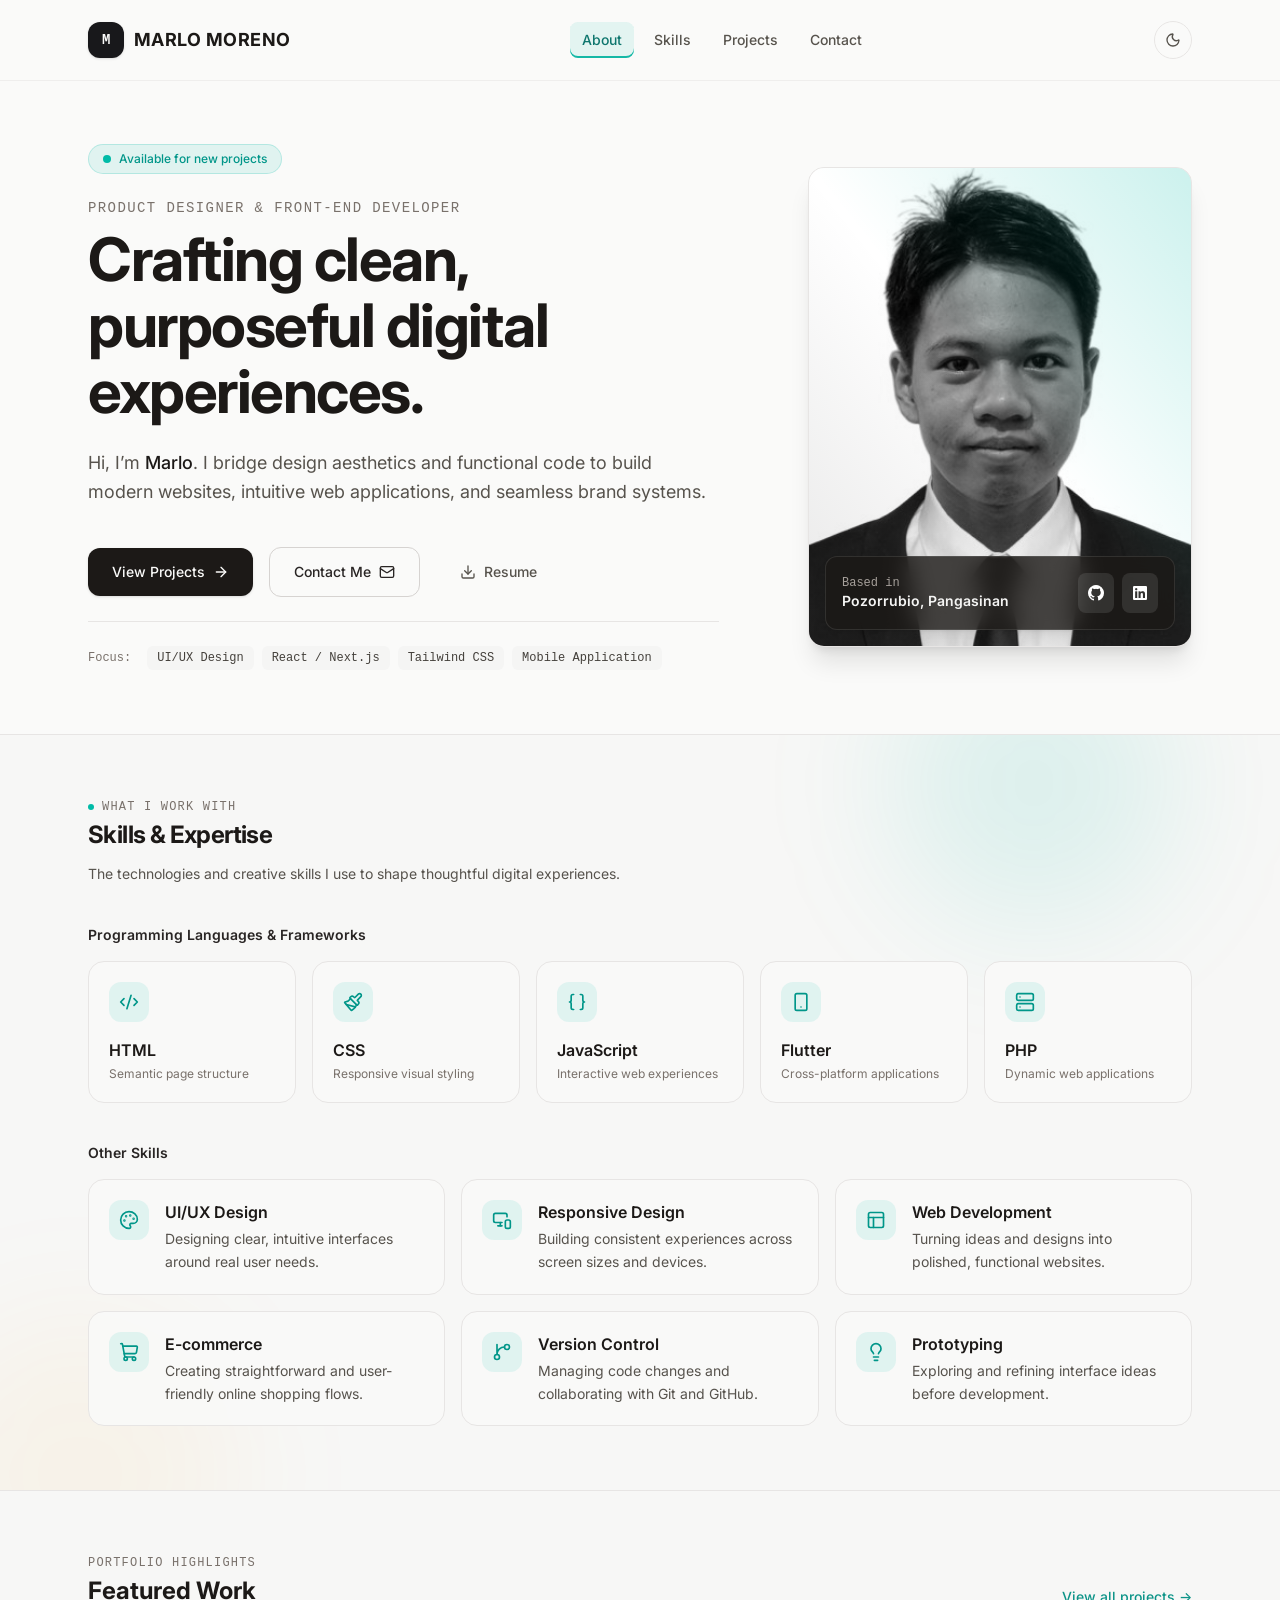
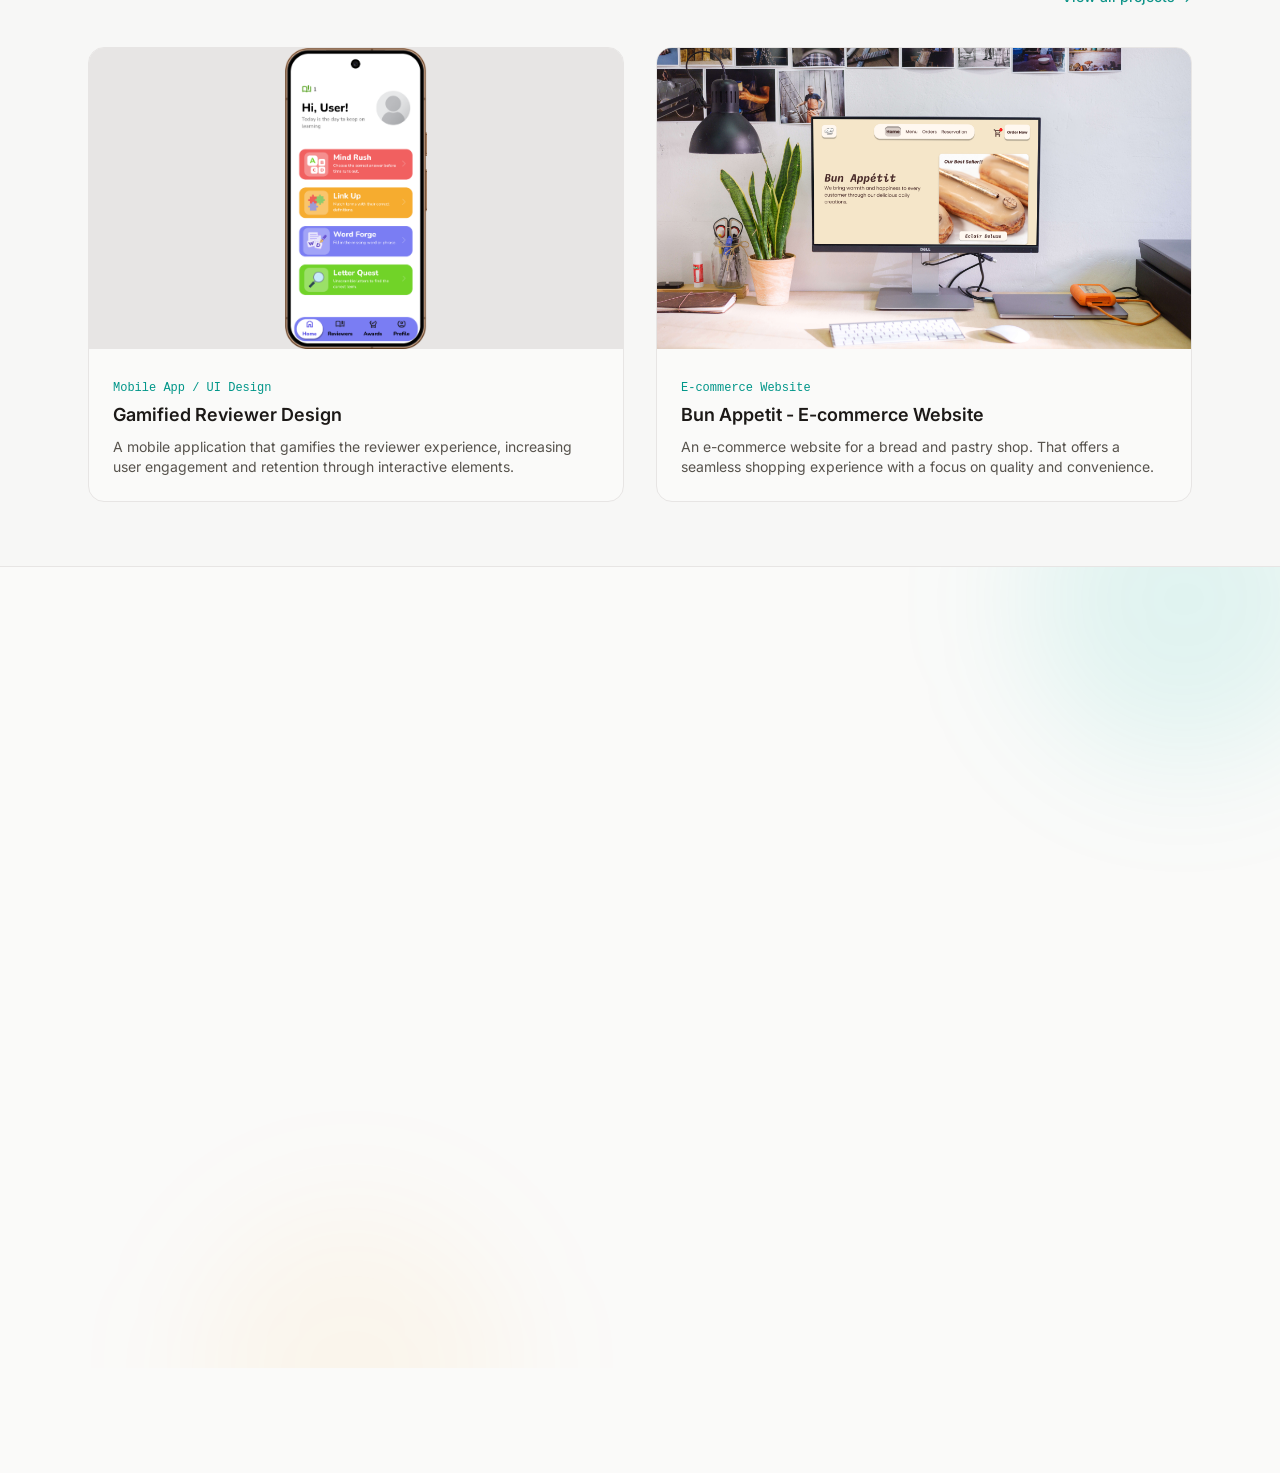
<file: index.html>
<!DOCTYPE html>
<html lang="en">

<head>
    <script>
        if (localStorage.getItem('theme') === 'dark' || (!('theme' in localStorage) && window.matchMedia('(prefers-color-scheme: dark)').matches)) {
            document.documentElement.classList.add('dark');
        } else {
            document.documentElement.classList.remove('dark');
        }
    </script>
    <meta charset="utf-8">
    <meta name="viewport" content="width=device-width, initial-scale=1">
    <title>Marlo Moreno — Portfolio</title>

    <!-- Google Fonts -->
    <link rel="preconnect" href="https://fonts.googleapis.com">
    <link rel="preconnect" href="https://fonts.gstatic.com" crossorigin>
    <link href="https://fonts.googleapis.com/css2?family=Inter:wght@300;400;500;600;700&display=swap" rel="stylesheet">

    <!-- Vite Assets -->
    <link rel="stylesheet" href="assets/tailwind.css">
    <link rel="stylesheet" href="assets/icons.css">
    <style>
        header nav a[href^="#"] {
            border-radius: 0.5rem;
            transition: color 150ms ease, background-color 150ms ease, box-shadow 150ms ease;
        }

        header nav a[href^="#"]:focus-visible,
        #mobileMenu a[href^="#"]:focus-visible {
            outline: 2px solid #14b8a6;
            outline-offset: 3px;
        }

        header nav a[href^="#"][aria-current="location"] {
            background-color: rgb(20 184 166 / 0.1);
            box-shadow: inset 0 -2px 0 #14b8a6;
            color: #0f766e;
            padding: 0.5rem 0.75rem;
            margin-inline: -0.75rem;
        }

        .dark header nav a[href^="#"][aria-current="location"] {
            color: #5eead4;
        }

        #mobileMenu a[href^="#"][aria-current="location"] {
            border-left: 2px solid #14b8a6;
            color: #0f766e;
            padding-left: 0.625rem;
        }

        .dark #mobileMenu a[href^="#"][aria-current="location"] {
            color: #5eead4;
        }
    </style>
    <script src="assets/app.js" defer></script>
</head>

<body
    class="bg-stone-50 dark:bg-zinc-950 text-stone-900 dark:text-zinc-100 font-sans antialiased min-h-screen transition-colors duration-200">

    <!-- HEADER / NAVIGATION -->
    <header
        class="fixed top-0 left-0 w-full z-50 glass-header border-b border-stone-200/60 dark:border-zinc-800/60 bg-stone-50/80 dark:bg-zinc-950/80 transition-colors duration-300">

        <div class="max-w-6xl mx-auto px-6 h-20 flex items-center justify-between">
            <!-- Brand Logo / Name -->
            <a href="#" class="group flex items-center gap-2.5 text-lg font-bold tracking-tight">
                <span
                    class="w-9 h-9 rounded-xl bg-zinc-900 text-stone-50 dark:bg-stone-100 dark:text-zinc-900 flex items-center justify-center font-mono text-sm font-semibold group-hover:scale-105 transition-transform duration-300 shadow-sm">
                    M
                </span>
                <span class="tracking-wide">MARLO MORENO</span>
            </a>

            <!-- Desktop Nav Links -->
            <nav class="hidden md:flex items-center gap-8 text-sm font-medium text-stone-600 dark:text-zinc-400">
                <a href="#about" class="hover:text-stone-900 dark:hover:text-stone-100 transition-colors">About</a>
                <a href="#skills" class="hover:text-stone-900 dark:hover:text-stone-100 transition-colors">Skills</a>
                <a href="#projects"
                    class="hover:text-stone-900 dark:hover:text-stone-100 transition-colors">Projects</a>
                <a href="#contact" class="hover:text-stone-900 dark:hover:text-stone-100 transition-colors">Contact</a>
            </nav>

            <!-- Actions (Theme Toggle & Mobile Menu) -->
            <div class="flex items-center gap-4">
                <!-- Dark / Light Theme Toggle -->
                <button id="themeToggleBtn" aria-label="Toggle Theme"
                    class="p-2.5 rounded-full border border-stone-200 dark:border-zinc-800 text-stone-600 dark:text-zinc-400 hover:text-stone-900 dark:hover:text-stone-100 hover:bg-stone-100 dark:hover:bg-zinc-900 transition-all duration-200">
                    <i data-lucide="sun" class="w-4 h-4 hidden dark:block"></i>
                    <i data-lucide="moon" class="w-4 h-4 block dark:hidden"></i>
                </button>

                <!-- Mobile Navigation Toggle -->
                <button id="mobileMenuBtn" aria-label="Toggle Navigation Menu"
                    class="md:hidden p-2.5 rounded-xl border border-stone-200 dark:border-zinc-800 text-stone-600 dark:text-zinc-400 hover:text-stone-900 dark:hover:text-stone-100">
                    <i data-lucide="menu" class="w-5 h-5"></i>
                </button>
            </div>
        </div>

        <!-- Mobile Menu Drawer -->
        <div id="mobileMenu"
            class="hidden md:hidden border-b border-stone-200 dark:border-zinc-800 bg-stone-50 dark:bg-zinc-950 px-6 py-4 space-y-3">
            <a href="#about"
                class="block text-sm font-medium text-stone-600 dark:text-zinc-400 hover:text-stone-900 dark:hover:text-stone-100 py-1">About</a>
            <a href="#skills"
                class="block text-sm font-medium text-stone-600 dark:text-zinc-400 hover:text-stone-900 dark:hover:text-stone-100 py-1">Skills</a>
            <a href="#projects"
                class="block text-sm font-medium text-stone-600 dark:text-zinc-400 hover:text-stone-900 dark:hover:text-stone-100 py-1">Projects</a>
            <a href="#contact"
                class="block text-sm font-medium text-stone-600 dark:text-zinc-400 hover:text-stone-900 dark:hover:text-stone-100 py-1">Contact</a>
        </div>
    </header>

    <!-- MAIN HERO SECTION -->
    <main id="about" class="flex-grow scroll-mt-20 pt-28 lg:pt-36 pb-16 flex items-center">
        <div class="max-w-6xl mx-auto px-6 w-full">
            <div class="grid grid-cols-1 lg:grid-cols-12 gap-12 lg:gap-8 items-center">

                <!-- Left Column: Content -->
                <div class="lg:col-span-7 flex flex-col items-start space-y-6">

                    <!-- Availability Badge -->
                    <div
                        class="inline-flex items-center gap-2 px-3.5 py-1.5 rounded-full border border-teal-500/20 bg-teal-500/10 text-teal-600 dark:text-teal-400 text-xs font-medium">
                        <span class="w-2 h-2 rounded-full bg-teal-500 animate-pulse"></span>
                        Available for new projects
                    </div>

                    <!-- Professional Title & Greeting -->
                    <div>
                        <h2 class="text-sm uppercase tracking-widest font-mono text-stone-500 dark:text-zinc-400 mb-2">
                            Product Designer & Front-End Developer
                        </h2>
                        <h1
                            class="text-4xl sm:text-5xl lg:text-6xl font-bold tracking-tight text-stone-900 dark:text-white leading-[1.1]">
                            Crafting clean, purposeful digital experiences.
                        </h1>
                    </div>

                    <!-- Short Introduction / Tagline -->
                    <p
                        class="text-base sm:text-lg text-stone-600 dark:text-zinc-400 leading-relaxed max-w-2xl font-normal">
                        Hi, I’m <span class="text-stone-900 dark:text-zinc-100 font-medium">Marlo</span>. I bridge
                        design aesthetics and functional code to build modern websites, intuitive web applications, and
                        seamless brand systems.
                    </p>

                    <!-- Call-to-action Buttons -->
                    <div class="pt-4 flex flex-wrap items-center gap-4 w-full sm:w-auto">
                        <!-- Primary CTA: View Projects -->
                        <a href="#projects"
                            class="w-full sm:w-auto inline-flex items-center justify-center gap-2 px-6 py-3.5 rounded-xl bg-stone-900 dark:bg-stone-100 text-stone-50 dark:text-zinc-900 font-medium text-sm hover:bg-stone-800 dark:hover:bg-white transition-all shadow-sm hover:shadow-md hover:-translate-y-0.5">
                            <span>View Projects</span>
                            <i data-lucide="arrow-right" class="w-4 h-4"></i>
                        </a>

                        <!-- Secondary CTA: Contact Me -->
                        <a href="#contact"
                            class="w-full sm:w-auto inline-flex items-center justify-center gap-2 px-6 py-3.5 rounded-xl border border-stone-300 dark:border-zinc-800 bg-transparent text-stone-800 dark:text-zinc-200 font-medium text-sm hover:bg-stone-100 dark:hover:bg-zinc-900 transition-all hover:-translate-y-0.5">
                            <span>Contact Me</span>
                            <i data-lucide="mail" class="w-4 h-4"></i>
                        </a>

                        <!-- Tertiary CTA: Download Resume -->
                        <a href="assets/resume/Marlo-Moreno-Resume.pdf" download id="downloadResumeBtn"
                            class="w-full sm:w-auto inline-flex items-center justify-center gap-2 px-6 py-3.5 rounded-xl text-stone-600 dark:text-zinc-400 hover:text-stone-900 dark:hover:text-stone-100 font-medium text-sm transition-colors group">
                            <i data-lucide="download"
                                class="w-4 h-4 group-hover:translate-y-0.5 transition-transform"></i>
                            <span>Resume</span>
                        </a>
                    </div>

                    <!-- Tech Stack / Skills Pills -->
                    <div
                        class="pt-6 border-t border-stone-200 dark:border-zinc-800 w-full flex flex-wrap items-center gap-2 text-xs text-stone-500 dark:text-zinc-500 font-mono">
                        <span class="mr-2">Focus:</span>
                        <span
                            class="px-2.5 py-1 rounded-md bg-stone-100 dark:bg-zinc-900 text-stone-700 dark:text-zinc-300">UI/UX
                            Design</span>
                        <span
                            class="px-2.5 py-1 rounded-md bg-stone-100 dark:bg-zinc-900 text-stone-700 dark:text-zinc-300">React
                            / Next.js</span>
                        <span
                            class="px-2.5 py-1 rounded-md bg-stone-100 dark:bg-zinc-900 text-stone-700 dark:text-zinc-300">Tailwind
                            CSS</span>
                        <span
                            class="px-2.5 py-1 rounded-md bg-stone-100 dark:bg-zinc-900 text-stone-700 dark:text-zinc-300">Mobile
                            Application</span>
                    </div>

                </div>

                <!-- Right Column: Profile Photo / Branding Image -->
                <div class="lg:col-span-5 flex justify-center lg:justify-end">
                    <div
                        class="relative w-full max-w-sm aspect-[4/5] rounded-2xl overflow-hidden bg-stone-200 dark:bg-zinc-900 border border-stone-200 dark:border-zinc-800 shadow-xl group">

                        <!-- Background Decorative Accent -->
                        <div
                            class="absolute inset-0 bg-gradient-to-tr from-stone-900/10 via-transparent to-teal-500/20 dark:from-zinc-950/40 dark:to-teal-500/10 z-10 pointer-events-none">
                        </div>

                        <!-- Profile Image Placeholder -->
                        <img src="assets/images/profile-image.jpg" alt="Marlo Moreno - Profile"
                            class="w-full h-full object-cover object-center grayscale hover:grayscale-0 transition-all duration-700 ease-out group-hover:scale-105"
                            onerror="this.onerror=null; this.src='https://placehold.co/600x750/1c1917/fafaf9?text=Marlo+Moreno';" />

                        <!-- Floating Minimalist Card -->
                        <div
                            class="absolute bottom-4 left-4 right-4 z-20 p-4 rounded-xl glass-header bg-stone-900/80 dark:bg-zinc-950/80 text-white border border-white/10 shadow-lg backdrop-blur-md flex items-center justify-between">
                            <div>
                                <p class="text-xs text-stone-400 font-mono">Based in</p>
                                <p class="text-sm font-semibold text-stone-100">Pozorrubio, Pangasinan</p>
                            </div>
                            <div class="flex gap-2">
                                <a href="https://github.com/marlovmoreno9139147-del" aria-label="GitHub Profile"
                                    class="p-2 rounded-lg bg-white/10 hover:bg-white/20 text-white transition-colors">
                                    <i class="fa-brands fa-github w-4 h-4" aria-hidden="true"></i>
                                </a>
                                <a href="https://linkedin.com/in/marlo-moreno-374591391" aria-label="LinkedIn Profile"
                                    class="p-2 rounded-lg bg-white/10 hover:bg-white/20 text-white transition-colors">
                                    <i class="fa-brands fa-linkedin w-4 h-4" aria-hidden="true"></i>
                                </a>
                            </div>
                        </div>

                    </div>
                </div>

            </div>
        </div>
    </main>

    <!-- SKILLS -->
    <section id="skills"
        class="relative isolate overflow-hidden py-16 border-t border-stone-200 dark:border-zinc-900 bg-stone-100/50 dark:bg-zinc-900/30 scroll-mt-20">
        <div aria-hidden="true"
            class="pointer-events-none absolute -top-24 right-[8%] h-72 w-72 rounded-full bg-teal-500/10 blur-3xl">
        </div>
        <div aria-hidden="true"
            class="pointer-events-none absolute -bottom-36 -left-20 h-80 w-80 rounded-full bg-amber-500/5 blur-3xl">
        </div>
        <div class="relative z-10 max-w-6xl mx-auto px-6">
            <div class="mb-10 max-w-2xl">
                <h2
                    class="flex items-center gap-2 text-xs uppercase font-mono tracking-widest text-stone-500 dark:text-zinc-400 mb-1">
                    <span class="h-1.5 w-1.5 rounded-full bg-teal-500"></span>
                    What I Work With
                </h2>
                <h3 class="text-2xl font-bold tracking-tight text-stone-900 dark:text-stone-100">Skills &amp; Expertise
                </h3>
                <p class="mt-3 text-sm leading-relaxed text-stone-600 dark:text-zinc-400">The technologies and creative
                    skills I use to shape thoughtful digital experiences.</p>
            </div>

            <div class="mb-10">
                <h4 class="mb-4 text-sm font-semibold text-stone-800 dark:text-zinc-200">Programming Languages &amp;
                    Frameworks</h4>
                <div class="grid grid-cols-2 sm:grid-cols-3 lg:grid-cols-5 gap-4">
                    <div
                        class="group relative isolate overflow-hidden rounded-2xl border border-stone-200 dark:border-zinc-800 bg-stone-50/90 dark:bg-zinc-950/90 p-5 transition-all duration-300 hover:-translate-y-1 hover:border-teal-500/50 hover:shadow-xl hover:shadow-teal-950/5 dark:hover:shadow-black/20 motion-reduce:transition-none motion-reduce:hover:transform-none">
                        <span aria-hidden="true"
                            class="pointer-events-none absolute inset-0 bg-gradient-to-br from-teal-500/10 via-transparent to-transparent opacity-0 transition-opacity duration-300 group-hover:opacity-100 motion-reduce:transition-none"></span>
                        <div class="relative">
                            <span
                                class="mb-4 flex h-10 w-10 items-center justify-center rounded-xl bg-teal-500/10 text-teal-600 transition-transform duration-300 group-hover:scale-110 group-hover:-rotate-3 dark:text-teal-400 motion-reduce:transition-none">
                                <i data-lucide="code-xml" class="w-5 h-5"></i>
                            </span>
                            <h5 class="font-semibold text-stone-900 dark:text-stone-100">HTML</h5>
                            <p class="mt-1 text-xs text-stone-500 dark:text-zinc-500">Semantic page structure</p>
                        </div>
                    </div>
                    <div
                        class="group relative isolate overflow-hidden rounded-2xl border border-stone-200 dark:border-zinc-800 bg-stone-50/90 dark:bg-zinc-950/90 p-5 transition-all duration-300 hover:-translate-y-1 hover:border-teal-500/50 hover:shadow-xl hover:shadow-teal-950/5 dark:hover:shadow-black/20 motion-reduce:transition-none motion-reduce:hover:transform-none">
                        <span aria-hidden="true"
                            class="pointer-events-none absolute inset-0 bg-gradient-to-br from-teal-500/10 via-transparent to-transparent opacity-0 transition-opacity duration-300 group-hover:opacity-100 motion-reduce:transition-none"></span>
                        <div class="relative">
                            <span
                                class="mb-4 flex h-10 w-10 items-center justify-center rounded-xl bg-teal-500/10 text-teal-600 transition-transform duration-300 group-hover:scale-110 group-hover:-rotate-3 dark:text-teal-400 motion-reduce:transition-none">
                                <i data-lucide="paintbrush" class="w-5 h-5"></i>
                            </span>
                            <h5 class="font-semibold text-stone-900 dark:text-stone-100">CSS</h5>
                            <p class="mt-1 text-xs text-stone-500 dark:text-zinc-500">Responsive visual styling</p>
                        </div>
                    </div>
                    <div
                        class="group relative isolate overflow-hidden rounded-2xl border border-stone-200 dark:border-zinc-800 bg-stone-50/90 dark:bg-zinc-950/90 p-5 transition-all duration-300 hover:-translate-y-1 hover:border-teal-500/50 hover:shadow-xl hover:shadow-teal-950/5 dark:hover:shadow-black/20 motion-reduce:transition-none motion-reduce:hover:transform-none">
                        <span aria-hidden="true"
                            class="pointer-events-none absolute inset-0 bg-gradient-to-br from-teal-500/10 via-transparent to-transparent opacity-0 transition-opacity duration-300 group-hover:opacity-100 motion-reduce:transition-none"></span>
                        <div class="relative">
                            <span
                                class="mb-4 flex h-10 w-10 items-center justify-center rounded-xl bg-teal-500/10 text-teal-600 transition-transform duration-300 group-hover:scale-110 group-hover:-rotate-3 dark:text-teal-400 motion-reduce:transition-none">
                                <i data-lucide="braces" class="w-5 h-5"></i>
                            </span>
                            <h5 class="font-semibold text-stone-900 dark:text-stone-100">JavaScript</h5>
                            <p class="mt-1 text-xs text-stone-500 dark:text-zinc-500">Interactive web experiences</p>
                        </div>
                    </div>
                    <div
                        class="group relative isolate overflow-hidden rounded-2xl border border-stone-200 dark:border-zinc-800 bg-stone-50/90 dark:bg-zinc-950/90 p-5 transition-all duration-300 hover:-translate-y-1 hover:border-teal-500/50 hover:shadow-xl hover:shadow-teal-950/5 dark:hover:shadow-black/20 motion-reduce:transition-none motion-reduce:hover:transform-none">
                        <span aria-hidden="true"
                            class="pointer-events-none absolute inset-0 bg-gradient-to-br from-teal-500/10 via-transparent to-transparent opacity-0 transition-opacity duration-300 group-hover:opacity-100 motion-reduce:transition-none"></span>
                        <div class="relative">
                            <span
                                class="mb-4 flex h-10 w-10 items-center justify-center rounded-xl bg-teal-500/10 text-teal-600 transition-transform duration-300 group-hover:scale-110 group-hover:-rotate-3 dark:text-teal-400 motion-reduce:transition-none">
                                <i data-lucide="smartphone" class="w-5 h-5"></i>
                            </span>
                            <h5 class="font-semibold text-stone-900 dark:text-stone-100">Flutter</h5>
                            <p class="mt-1 text-xs text-stone-500 dark:text-zinc-500">Cross-platform applications</p>
                        </div>
                    </div>
                    <div
                        class="group relative isolate overflow-hidden rounded-2xl border border-stone-200 dark:border-zinc-800 bg-stone-50/90 dark:bg-zinc-950/90 p-5 transition-all duration-300 hover:-translate-y-1 hover:border-teal-500/50 hover:shadow-xl hover:shadow-teal-950/5 dark:hover:shadow-black/20 motion-reduce:transition-none motion-reduce:hover:transform-none">
                        <span aria-hidden="true"
                            class="pointer-events-none absolute inset-0 bg-gradient-to-br from-teal-500/10 via-transparent to-transparent opacity-0 transition-opacity duration-300 group-hover:opacity-100 motion-reduce:transition-none"></span>
                        <div class="relative">
                            <span
                                class="mb-4 flex h-10 w-10 items-center justify-center rounded-xl bg-teal-500/10 text-teal-600 transition-transform duration-300 group-hover:scale-110 group-hover:-rotate-3 dark:text-teal-400 motion-reduce:transition-none">
                                <i data-lucide="server" class="w-5 h-5"></i>
                            </span>
                            <h5 class="font-semibold text-stone-900 dark:text-stone-100">PHP</h5>
                            <p class="mt-1 text-xs text-stone-500 dark:text-zinc-500">Dynamic web applications</p>
                        </div>
                    </div>
                </div>
            </div>

            <div>
                <h4 class="mb-4 text-sm font-semibold text-stone-800 dark:text-zinc-200">Other Skills</h4>
                <div class="grid grid-cols-1 sm:grid-cols-2 lg:grid-cols-3 gap-4">
                    <div
                        class="group relative isolate flex gap-4 overflow-hidden rounded-2xl border border-stone-200 dark:border-zinc-800 bg-stone-50/90 dark:bg-zinc-950/90 p-5 transition-all duration-300 hover:-translate-y-1 hover:border-teal-500/50 hover:shadow-lg hover:shadow-teal-950/5 dark:hover:shadow-black/20 motion-reduce:transition-none motion-reduce:hover:transform-none">
                        <span aria-hidden="true"
                            class="pointer-events-none absolute inset-0 bg-gradient-to-br from-teal-500/10 via-transparent to-transparent opacity-0 transition-opacity duration-300 group-hover:opacity-100 motion-reduce:transition-none"></span>
                        <span
                            class="relative flex w-10 h-10 shrink-0 items-center justify-center rounded-xl bg-teal-500/10 transition-transform duration-300 group-hover:scale-110 group-hover:-rotate-3 motion-reduce:transition-none">
                            <i data-lucide="palette" class="w-5 h-5 text-teal-600 dark:text-teal-400"></i>
                        </span>
                        <div class="relative">
                            <h5 class="font-semibold text-stone-900 dark:text-stone-100">UI/UX Design</h5>
                            <p class="mt-1 text-sm leading-relaxed text-stone-600 dark:text-zinc-400">Designing clear,
                                intuitive interfaces around real user needs.</p>
                        </div>
                    </div>
                    <div
                        class="group relative isolate flex gap-4 overflow-hidden rounded-2xl border border-stone-200 dark:border-zinc-800 bg-stone-50/90 dark:bg-zinc-950/90 p-5 transition-all duration-300 hover:-translate-y-1 hover:border-teal-500/50 hover:shadow-lg hover:shadow-teal-950/5 dark:hover:shadow-black/20 motion-reduce:transition-none motion-reduce:hover:transform-none">
                        <span aria-hidden="true"
                            class="pointer-events-none absolute inset-0 bg-gradient-to-br from-teal-500/10 via-transparent to-transparent opacity-0 transition-opacity duration-300 group-hover:opacity-100 motion-reduce:transition-none"></span>
                        <span
                            class="relative flex w-10 h-10 shrink-0 items-center justify-center rounded-xl bg-teal-500/10 transition-transform duration-300 group-hover:scale-110 group-hover:-rotate-3 motion-reduce:transition-none">
                            <i data-lucide="monitor-smartphone" class="w-5 h-5 text-teal-600 dark:text-teal-400"></i>
                        </span>
                        <div class="relative">
                            <h5 class="font-semibold text-stone-900 dark:text-stone-100">Responsive Design</h5>
                            <p class="mt-1 text-sm leading-relaxed text-stone-600 dark:text-zinc-400">Building
                                consistent experiences across screen sizes and devices.</p>
                        </div>
                    </div>
                    <div
                        class="group relative isolate flex gap-4 overflow-hidden rounded-2xl border border-stone-200 dark:border-zinc-800 bg-stone-50/90 dark:bg-zinc-950/90 p-5 transition-all duration-300 hover:-translate-y-1 hover:border-teal-500/50 hover:shadow-lg hover:shadow-teal-950/5 dark:hover:shadow-black/20 motion-reduce:transition-none motion-reduce:hover:transform-none">
                        <span aria-hidden="true"
                            class="pointer-events-none absolute inset-0 bg-gradient-to-br from-teal-500/10 via-transparent to-transparent opacity-0 transition-opacity duration-300 group-hover:opacity-100 motion-reduce:transition-none"></span>
                        <span
                            class="relative flex w-10 h-10 shrink-0 items-center justify-center rounded-xl bg-teal-500/10 transition-transform duration-300 group-hover:scale-110 group-hover:-rotate-3 motion-reduce:transition-none">
                            <i data-lucide="panels-top-left" class="w-5 h-5 text-teal-600 dark:text-teal-400"></i>
                        </span>
                        <div class="relative">
                            <h5 class="font-semibold text-stone-900 dark:text-stone-100">Web Development</h5>
                            <p class="mt-1 text-sm leading-relaxed text-stone-600 dark:text-zinc-400">Turning ideas and
                                designs into polished, functional websites.</p>
                        </div>
                    </div>
                    <div
                        class="group relative isolate flex gap-4 overflow-hidden rounded-2xl border border-stone-200 dark:border-zinc-800 bg-stone-50/90 dark:bg-zinc-950/90 p-5 transition-all duration-300 hover:-translate-y-1 hover:border-teal-500/50 hover:shadow-lg hover:shadow-teal-950/5 dark:hover:shadow-black/20 motion-reduce:transition-none motion-reduce:hover:transform-none">
                        <span aria-hidden="true"
                            class="pointer-events-none absolute inset-0 bg-gradient-to-br from-teal-500/10 via-transparent to-transparent opacity-0 transition-opacity duration-300 group-hover:opacity-100 motion-reduce:transition-none"></span>
                        <span
                            class="relative flex w-10 h-10 shrink-0 items-center justify-center rounded-xl bg-teal-500/10 transition-transform duration-300 group-hover:scale-110 group-hover:-rotate-3 motion-reduce:transition-none">
                            <i data-lucide="shopping-cart" class="w-5 h-5 text-teal-600 dark:text-teal-400"></i>
                        </span>
                        <div class="relative">
                            <h5 class="font-semibold text-stone-900 dark:text-stone-100">E-commerce</h5>
                            <p class="mt-1 text-sm leading-relaxed text-stone-600 dark:text-zinc-400">Creating
                                straightforward and user-friendly online shopping flows.</p>
                        </div>
                    </div>
                    <div
                        class="group relative isolate flex gap-4 overflow-hidden rounded-2xl border border-stone-200 dark:border-zinc-800 bg-stone-50/90 dark:bg-zinc-950/90 p-5 transition-all duration-300 hover:-translate-y-1 hover:border-teal-500/50 hover:shadow-lg hover:shadow-teal-950/5 dark:hover:shadow-black/20 motion-reduce:transition-none motion-reduce:hover:transform-none">
                        <span aria-hidden="true"
                            class="pointer-events-none absolute inset-0 bg-gradient-to-br from-teal-500/10 via-transparent to-transparent opacity-0 transition-opacity duration-300 group-hover:opacity-100 motion-reduce:transition-none"></span>
                        <span
                            class="relative flex w-10 h-10 shrink-0 items-center justify-center rounded-xl bg-teal-500/10 transition-transform duration-300 group-hover:scale-110 group-hover:-rotate-3 motion-reduce:transition-none">
                            <i data-lucide="git-branch" class="w-5 h-5 text-teal-600 dark:text-teal-400"></i>
                        </span>
                        <div class="relative">
                            <h5 class="font-semibold text-stone-900 dark:text-stone-100">Version Control</h5>
                            <p class="mt-1 text-sm leading-relaxed text-stone-600 dark:text-zinc-400">Managing code
                                changes and collaborating with Git and GitHub.</p>
                        </div>
                    </div>
                    <div
                        class="group relative isolate flex gap-4 overflow-hidden rounded-2xl border border-stone-200 dark:border-zinc-800 bg-stone-50/90 dark:bg-zinc-950/90 p-5 transition-all duration-300 hover:-translate-y-1 hover:border-teal-500/50 hover:shadow-lg hover:shadow-teal-950/5 dark:hover:shadow-black/20 motion-reduce:transition-none motion-reduce:hover:transform-none">
                        <span aria-hidden="true"
                            class="pointer-events-none absolute inset-0 bg-gradient-to-br from-teal-500/10 via-transparent to-transparent opacity-0 transition-opacity duration-300 group-hover:opacity-100 motion-reduce:transition-none"></span>
                        <span
                            class="relative flex w-10 h-10 shrink-0 items-center justify-center rounded-xl bg-teal-500/10 transition-transform duration-300 group-hover:scale-110 group-hover:-rotate-3 motion-reduce:transition-none">
                            <i data-lucide="lightbulb" class="w-5 h-5 text-teal-600 dark:text-teal-400"></i>
                        </span>
                        <div class="relative">
                            <h5 class="font-semibold text-stone-900 dark:text-stone-100">Prototyping</h5>
                            <p class="mt-1 text-sm leading-relaxed text-stone-600 dark:text-zinc-400">Exploring and
                                refining interface ideas before development.</p>
                        </div>
                    </div>
                </div>
            </div>
        </div>
    </section>

    <!-- QUICK FEATURED PROJECTS PREVIEW -->
    <section id="projects"
        class="py-16 border-t border-stone-200 dark:border-zinc-900 bg-stone-100/50 dark:bg-zinc-900/30">
        <div class="max-w-6xl mx-auto px-6">
            <div class="flex flex-col md:flex-row md:items-end justify-between mb-10 gap-4">
                <div>
                    <h2 class="text-xs uppercase font-mono tracking-widest text-stone-500 dark:text-zinc-400 mb-1">
                        Portfolio Highlights</h2>
                    <h3 class="text-2xl font-bold text-stone-900 dark:text-stone-100">Featured Work</h3>
                </div>
                <a href="projects.html"
                    class="text-sm font-medium text-brand-500 hover:text-brand-600 flex items-center gap-1">
                    View all projects &rarr;
                </a>
            </div>

            <!-- Project Cards Grid -->
            <div class="grid grid-cols-1 md:grid-cols-2 gap-8">
                <!-- Project 1 -->
                <div
                    class="group rounded-2xl bg-stone-50 dark:bg-zinc-950 border border-stone-200 dark:border-zinc-800 overflow-hidden hover:border-stone-300 dark:hover:border-zinc-700 transition-all duration-300">
                    <div class="aspect-video w-full bg-stone-200 dark:bg-zinc-900 overflow-hidden relative">
                        <img src="assets/images/Mockup Design.png" alt="Mockup Design"
                            class="w-full h-full object-contain"
                            onerror="this.onerror=null; this.src='https://placehold.co/800x450/27272a/fafaf9?text=Minimal+Dashboard';" />
                    </div>
                    <div class="p-6">
                        <span class="text-xs font-mono text-teal-600 dark:text-teal-400">Mobile App / UI Design</span>
                        <h4 class="text-lg font-semibold text-stone-900 dark:text-stone-100 mt-1 mb-2">Gamified Reviewer
                            Design</h4>
                        <p class="text-sm text-stone-600 dark:text-zinc-400 line-clamp-2">A mobile application that
                            gamifies the reviewer experience, increasing user engagement and retention through
                            interactive elements.</p>
                    </div>
                </div>

                <!-- Project 2 -->
                <div
                    class="group rounded-2xl bg-stone-50 dark:bg-zinc-950 border border-stone-200 dark:border-zinc-800 overflow-hidden hover:border-stone-300 dark:hover:border-zinc-700 transition-all duration-300">
                    <div class="aspect-video w-full bg-stone-200 dark:bg-zinc-900 overflow-hidden relative">
                        <img src="assets/images/Mockup Design 2.jpeg" alt="Project 2"
                            class="w-full h-full object-cover group-hover:scale-105 transition-transform duration-500"
                            onerror="this.onerror=null; this.src='https://placehold.co/800x450/27272a/fafaf9?text=Analytics+Platform';" />
                    </div>
                    <div class="p-6">
                        <span class="text-xs font-mono text-teal-600 dark:text-teal-400">E-commerce Website</span>
                        <h4 class="text-lg font-semibold text-stone-900 dark:text-stone-100 mt-1 mb-2">Bun Appetit -
                            E-commerce Website</h4>
                        <p class="text-sm text-stone-600 dark:text-zinc-400 line-clamp-2">An e-commerce website for a
                            bread and pastry shop. That offers a seamless shopping experience with a focus on quality
                            and convenience.</p>
                    </div>
                </div>
            </div>
        </div>
    </section>

    <!-- CONTACT -->
    <section id="contact"
        class="relative isolate overflow-hidden border-t border-stone-200 dark:border-zinc-900 py-20 bg-stone-50 dark:bg-zinc-950 scroll-mt-20">
        <div aria-hidden="true"
            class="pointer-events-none absolute -top-32 -right-16 h-80 w-80 rounded-full bg-teal-500/10 blur-3xl"></div>
        <div aria-hidden="true"
            class="pointer-events-none absolute -bottom-40 left-[15%] h-80 w-80 rounded-full bg-amber-500/5 blur-3xl">
        </div>
        <div class="relative z-10 max-w-6xl mx-auto px-6">
            <div class="mb-10 max-w-2xl">
                <h2
                    class="flex items-center gap-2 text-xs uppercase font-mono tracking-widest text-stone-500 dark:text-zinc-400 mb-1">
                    <span class="h-1.5 w-1.5 rounded-full bg-teal-500"></span>
                    Get in Touch
                </h2>
                <h3 class="text-3xl sm:text-4xl font-bold tracking-tight text-stone-900 dark:text-stone-100">Let's build
                    something together.</h3>
                <p class="mt-3 text-sm sm:text-base leading-relaxed text-stone-600 dark:text-zinc-400">Have a project in
                    mind or just want to say hello? Send me a message or find me on social media.</p>
            </div>

            <div class="grid grid-cols-1 lg:grid-cols-5 gap-8 lg:gap-12 items-start">
                <div class="lg:col-span-2 space-y-6">
                    <a href="mailto:marlovmoreno9139147@gmail.com"
                        class="group flex items-center gap-4 rounded-2xl border border-stone-200 dark:border-zinc-800 bg-white/70 dark:bg-zinc-900/60 p-5 transition-all duration-300 hover:-translate-y-1 hover:border-teal-500/50 hover:shadow-lg hover:shadow-teal-950/5 dark:hover:shadow-black/20 motion-reduce:transition-none motion-reduce:hover:transform-none">
                        <span
                            class="flex h-11 w-11 shrink-0 items-center justify-center rounded-xl bg-teal-500/10 text-teal-600 dark:text-teal-400">
                            <i data-lucide="mail" class="w-5 h-5"></i>
                        </span>
                        <span class="min-w-0">
                            <span
                                class="block text-xs font-mono uppercase tracking-widest text-stone-500 dark:text-zinc-500">Email
                                me</span>
                            <span
                                class="mt-1 block break-all text-sm font-medium text-stone-900 group-hover:text-teal-700 dark:text-stone-100 dark:group-hover:text-teal-300">marlovmoreno9139147@gmail.com</span>
                        </span>
                        <i data-lucide="arrow-up-right"
                            class="ml-auto h-4 w-4 shrink-0 text-stone-400 transition-transform duration-300 group-hover:-translate-y-0.5 group-hover:translate-x-0.5 group-hover:text-teal-600 dark:group-hover:text-teal-400 motion-reduce:transition-none"></i>
                    </a>

                    <div>
                        <h4 class="mb-3 text-sm font-semibold text-stone-800 dark:text-zinc-200">Find me online</h4>
                        <div class="grid gap-3">
                            <a href="https://www.facebook.com/marlo.moreno.735" target="_blank"
                                rel="noopener noreferrer"
                                class="group flex items-center gap-4 rounded-2xl border border-stone-200 dark:border-zinc-800 bg-white/70 dark:bg-zinc-900/60 p-4 transition-all duration-300 hover:-translate-y-0.5 hover:border-teal-500/50 hover:shadow-lg hover:shadow-teal-950/5 dark:hover:shadow-black/20 motion-reduce:transition-none motion-reduce:hover:transform-none">
                                <span
                                    class="flex h-10 w-10 items-center justify-center rounded-xl bg-teal-500/10 text-teal-600 transition-transform duration-300 group-hover:scale-110 dark:text-teal-400 motion-reduce:transition-none">
                                    <i class="fa-brands fa-facebook-f" aria-hidden="true"></i>
                                </span>
                                <span class="flex-1">
                                    <span
                                        class="block text-sm font-semibold text-stone-900 dark:text-stone-100">Facebook</span>
                                    <span class="block text-xs text-stone-500 dark:text-zinc-500">Connect with me</span>
                                </span>
                                <i data-lucide="arrow-up-right"
                                    class="h-4 w-4 text-stone-400 transition-transform duration-300 group-hover:-translate-y-0.5 group-hover:translate-x-0.5 group-hover:text-teal-600 dark:group-hover:text-teal-400 motion-reduce:transition-none"></i>
                            </a>
                            <a href="https://www.instagram.com/itsjustmarlo21/" target="_blank"
                                rel="noopener noreferrer"
                                class="group flex items-center gap-4 rounded-2xl border border-stone-200 dark:border-zinc-800 bg-white/70 dark:bg-zinc-900/60 p-4 transition-all duration-300 hover:-translate-y-0.5 hover:border-teal-500/50 hover:shadow-lg hover:shadow-teal-950/5 dark:hover:shadow-black/20 motion-reduce:transition-none motion-reduce:hover:transform-none">
                                <span
                                    class="flex h-10 w-10 items-center justify-center rounded-xl bg-teal-500/10 text-teal-600 transition-transform duration-300 group-hover:scale-110 dark:text-teal-400 motion-reduce:transition-none">
                                    <i class="fa-brands fa-instagram" aria-hidden="true"></i>
                                </span>
                                <span class="flex-1">
                                    <span
                                        class="block text-sm font-semibold text-stone-900 dark:text-stone-100">Instagram</span>
                                    <span class="block text-xs text-stone-500 dark:text-zinc-500">Follow my
                                        updates</span>
                                </span>
                                <i data-lucide="arrow-up-right"
                                    class="h-4 w-4 text-stone-400 transition-transform duration-300 group-hover:-translate-y-0.5 group-hover:translate-x-0.5 group-hover:text-teal-600 dark:group-hover:text-teal-400 motion-reduce:transition-none"></i>
                            </a>
                            <a href="https://x.com/MarloMoreno21" target="_blank" rel="noopener noreferrer"
                                class="group flex items-center gap-4 rounded-2xl border border-stone-200 dark:border-zinc-800 bg-white/70 dark:bg-zinc-900/60 p-4 transition-all duration-300 hover:-translate-y-0.5 hover:border-teal-500/50 hover:shadow-lg hover:shadow-teal-950/5 dark:hover:shadow-black/20 motion-reduce:transition-none motion-reduce:hover:transform-none">
                                <span
                                    class="flex h-10 w-10 items-center justify-center rounded-xl bg-teal-500/10 text-teal-600 transition-transform duration-300 group-hover:scale-110 dark:text-teal-400 motion-reduce:transition-none">
                                    <i class="fa-brands fa-x-twitter" aria-hidden="true"></i>
                                </span>
                                <span class="flex-1">
                                    <span
                                        class="block text-sm font-semibold text-stone-900 dark:text-stone-100">X</span>
                                    <span class="block text-xs text-stone-500 dark:text-zinc-500">Follow the
                                        conversation</span>
                                </span>
                                <i data-lucide="arrow-up-right"
                                    class="h-4 w-4 text-stone-400 transition-transform duration-300 group-hover:-translate-y-0.5 group-hover:translate-x-0.5 group-hover:text-teal-600 dark:group-hover:text-teal-400 motion-reduce:transition-none"></i>
                            </a>
                            <a href="https://linkedin.com/in/marlo-moreno-374591391" target="_blank"
                                rel="noopener noreferrer"
                                class="group flex items-center gap-4 rounded-2xl border border-stone-200 dark:border-zinc-800 bg-white/70 dark:bg-zinc-900/60 p-4 transition-all duration-300 hover:-translate-y-0.5 hover:border-teal-500/50 hover:shadow-lg hover:shadow-teal-950/5 dark:hover:shadow-black/20 motion-reduce:transition-none motion-reduce:hover:transform-none">
                                <span
                                    class="flex h-10 w-10 items-center justify-center rounded-xl bg-teal-500/10 text-teal-600 transition-transform duration-300 group-hover:scale-110 dark:text-teal-400 motion-reduce:transition-none">
                                    <i class="fa-brands fa-linkedin-in" aria-hidden="true"></i>
                                </span>
                                <span class="flex-1">
                                    <span
                                        class="block text-sm font-semibold text-stone-900 dark:text-stone-100">LinkedIn</span>
                                    <span class="block text-xs text-stone-500 dark:text-zinc-500">Connect
                                        professionally</span>
                                </span>
                                <i data-lucide="arrow-up-right"
                                    class="h-4 w-4 text-stone-400 transition-transform duration-300 group-hover:-translate-y-0.5 group-hover:translate-x-0.5 group-hover:text-teal-600 dark:group-hover:text-teal-400 motion-reduce:transition-none"></i>
                            </a>
                        </div>
                    </div>
                </div>

                <div
                    class="lg:col-span-3 rounded-3xl border border-stone-200 dark:border-zinc-800 bg-white/80 dark:bg-zinc-900/70 p-6 sm:p-8 shadow-xl shadow-stone-900/5 dark:shadow-black/20 backdrop-blur-sm">
                    <div class="mb-6">
                        <h4 class="text-lg font-semibold text-stone-900 dark:text-stone-100">Send a message</h4>
                        <p class="mt-1 text-sm text-stone-500 dark:text-zinc-400">I’ll get back to you as soon as I can.
                        </p>
                    </div>


                    <form action="https://formspree.io/f/mljgjkoe" method="POST"
                        class="space-y-5">
                        <div class="grid grid-cols-1 sm:grid-cols-2 gap-5">
                            <div>
                                <label for="contact-name"
                                    class="mb-2 block text-sm font-medium text-stone-700 dark:text-zinc-300">Your
                                    name</label>
                                <input id="contact-name" name="name" type="text" value="" autocomplete="name" required
                                    maxlength="100" aria-invalid="false"
                                    class="w-full rounded-xl border border-stone-200 bg-stone-50 px-4 py-3 text-sm text-stone-900 outline-none transition placeholder:text-stone-400 focus:border-teal-500 focus:ring-4 focus:ring-teal-500/10 dark:border-zinc-700 dark:bg-zinc-950 dark:text-zinc-100 dark:placeholder:text-zinc-600">

                            </div>
                            <div>
                                <label for="contact-email"
                                    class="mb-2 block text-sm font-medium text-stone-700 dark:text-zinc-300">Email
                                    address</label>
                                <input id="contact-email" name="email" type="email" value="" autocomplete="email"
                                    required maxlength="254" aria-invalid="false"
                                    class="w-full rounded-xl border border-stone-200 bg-stone-50 px-4 py-3 text-sm text-stone-900 outline-none transition placeholder:text-stone-400 focus:border-teal-500 focus:ring-4 focus:ring-teal-500/10 dark:border-zinc-700 dark:bg-zinc-950 dark:text-zinc-100 dark:placeholder:text-zinc-600">

                            </div>
                        </div>
                        <div>
                            <label for="contact-message"
                                class="mb-2 block text-sm font-medium text-stone-700 dark:text-zinc-300">Message</label>
                            <textarea id="contact-message" name="message" rows="5" required maxlength="5000"
                                aria-invalid="false" placeholder="Tell me a little about what you have in mind..."
                                class="w-full resize-y rounded-xl border border-stone-200 bg-stone-50 px-4 py-3 text-sm leading-relaxed text-stone-900 outline-none transition placeholder:text-stone-400 focus:border-teal-500 focus:ring-4 focus:ring-teal-500/10 dark:border-zinc-700 dark:bg-zinc-950 dark:text-zinc-100 dark:placeholder:text-zinc-600"></textarea>

                        </div>
                        <button type="submit"
                            class="group inline-flex w-full sm:w-auto items-center justify-center gap-2 rounded-xl bg-stone-900 px-6 py-3.5 text-sm font-medium text-stone-50 shadow-sm transition-all duration-300 hover:-translate-y-0.5 hover:bg-stone-800 hover:shadow-lg dark:bg-stone-100 dark:text-zinc-900 dark:hover:bg-white motion-reduce:transition-none motion-reduce:hover:transform-none">
                            Send Message
                            <i data-lucide="send"
                                class="h-4 w-4 transition-transform duration-300 group-hover:translate-x-0.5 group-hover:-translate-y-0.5 motion-reduce:transition-none"></i>
                        </button>
                    </form>
                </div>
            </div>
        </div>
    </section>

    <footer class="border-t border-stone-200 dark:border-zinc-900 py-8 bg-stone-50 dark:bg-zinc-950">
        <div class="max-w-6xl mx-auto px-6 flex flex-col sm:flex-row items-center justify-between gap-4">
            <a href="#" class="text-sm font-semibold tracking-wide text-stone-700 dark:text-zinc-300">MARLO MORENO</a>
            <div class="text-xs text-stone-500 dark:text-zinc-500 font-mono">
                &copy; <span id="year"></span> Marlo Moreno. All rights reserved.
            </div>
        </div>
    </footer>

    <!-- RESUME MODAL / NOTIFICATION -->
    <div id="resumeModal"
        class="fixed inset-0 z-50 flex items-center justify-center p-4 bg-black/50 backdrop-blur-sm hidden opacity-0 transition-opacity duration-300">
        <div
            class="bg-stone-50 dark:bg-zinc-900 border border-stone-200 dark:border-zinc-800 rounded-2xl p-6 max-w-md w-full shadow-2xl space-y-4">
            <div class="flex items-center justify-between">
                <div class="flex items-center gap-2">
                    <i data-lucide="file-text" class="w-5 h-5 text-teal-600 dark:text-teal-400"></i>
                    <h3 class="font-semibold text-stone-900 dark:text-stone-100">Resume Download</h3>
                </div>
                <button id="closeModalBtn" aria-label="Close Modal"
                    class="p-1 rounded-lg text-stone-400 hover:text-stone-900 dark:hover:text-stone-100">
                    <i data-lucide="x" class="w-5 h-5"></i>
                </button>
            </div>
            <p class="text-sm text-stone-600 dark:text-zinc-400">
                You are downloading <strong>Marlo_Moreno_Resume.pdf</strong>.
            </p>
            <div class="pt-2 flex justify-end gap-3">
                <button id="cancelModalBtn"
                    class="px-4 py-2 text-xs font-medium rounded-lg text-stone-600 dark:text-zinc-400 hover:bg-stone-200 dark:hover:bg-zinc-800 transition-colors">Cancel</button>
                <a href="assets/resume/Marlo-Moreno-Resume.pdf" id="confirmDownloadBtn" download
                    class="px-4 py-2 text-xs font-medium rounded-lg bg-stone-900 dark:bg-stone-100 text-stone-50 dark:text-zinc-900 hover:opacity-90 transition-opacity">Confirm
                    Download</a>
            </div>
        </div>
    </div>


    <script>
        const sectionNavLinks = document.querySelectorAll('header nav a[href^="#"], #mobileMenu a[href^="#"]');

        function updateActiveSectionLink(hash) {
            const activeHash = hash || "#about";

            sectionNavLinks.forEach((link) => {
                if (link.getAttribute("href") === activeHash) {
                    link.setAttribute("aria-current", "location");
                } else {
                    link.removeAttribute("aria-current");
                }
            });
        }

        sectionNavLinks.forEach((link) => {
            link.addEventListener("click", () => updateActiveSectionLink(link.getAttribute("href")));
        });

        window.addEventListener("hashchange", () => updateActiveSectionLink(window.location.hash));
        updateActiveSectionLink(window.location.hash);
    </script>
</body>

</html>
</file>
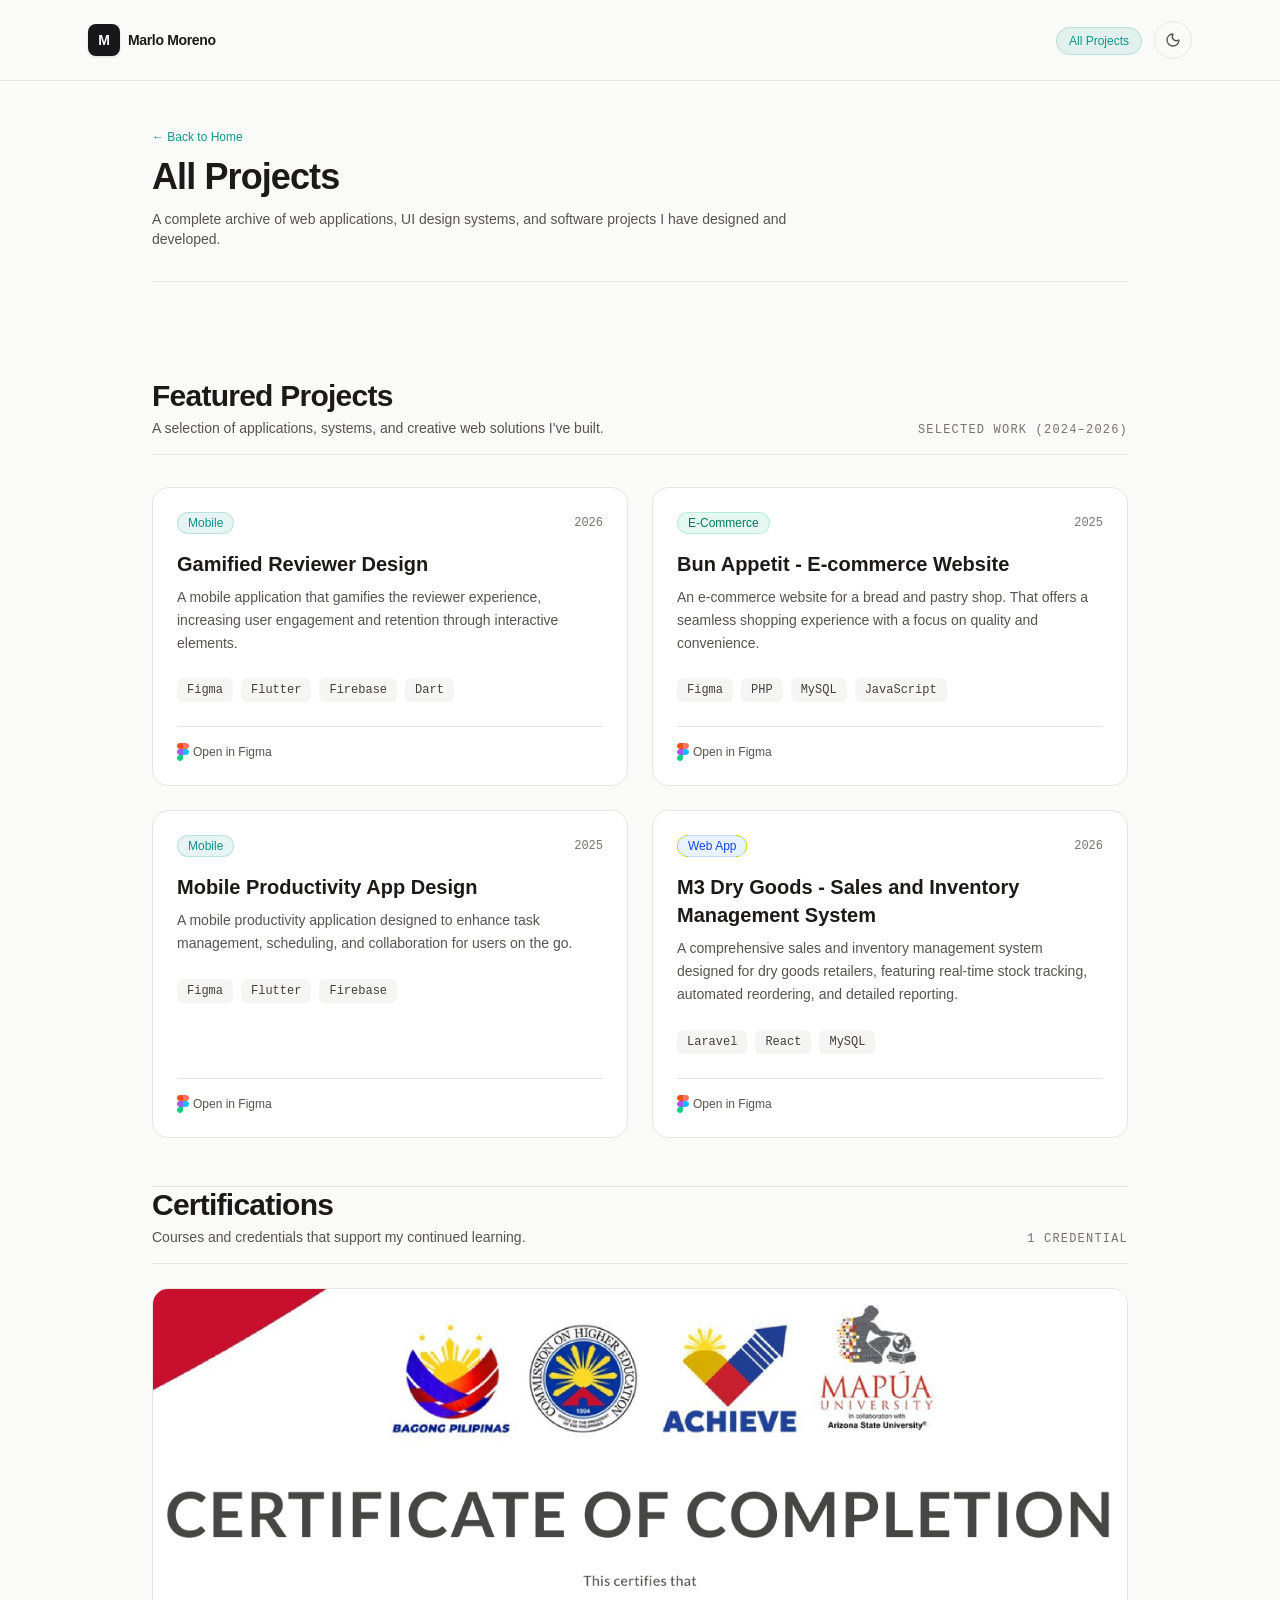
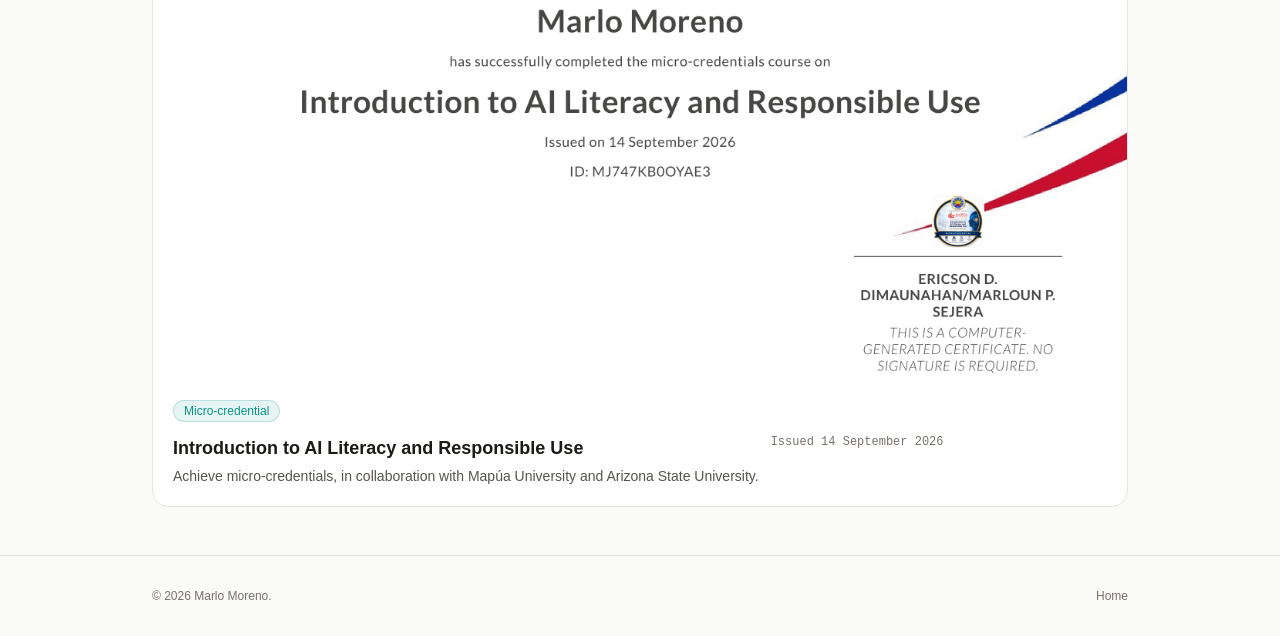
<file: projects.html>
<!DOCTYPE html>
<html lang="en">

<head>
    <script>
        if (localStorage.getItem('theme') === 'dark' || (!('theme' in localStorage) && window.matchMedia('(prefers-color-scheme: dark)').matches)) {
            document.documentElement.classList.add('dark');
        } else {
            document.documentElement.classList.remove('dark');
        }
    </script>
    <meta charset="utf-8">
    <meta name="viewport" content="width=device-width, initial-scale=1">
    <title>All Projects — Marlo Moreno</title>
    <link rel="stylesheet" href="assets/tailwind.css">
    <link rel="stylesheet" href="assets/icons.css">
    <script src="assets/app.js" defer></script>
</head>

<body
    class="bg-stone-50 dark:bg-zinc-950 text-stone-900 dark:text-zinc-100 font-sans antialiased min-h-screen flex flex-col justify-between transition-colors duration-300">

    <!-- Header / Navbar -->
    <header
        class="sticky top-0 z-50 backdrop-blur-md bg-stone-50/80 dark:bg-zinc-950/80 border-b border-stone-200 dark:border-zinc-900 transition-colors duration-300">
        <div class="max-w-6xl mx-auto px-6 h-20 flex items-center justify-between">
            <a href="index.html" class="flex items-center gap-2 group">
                <div
                    class="w-8 h-8 rounded-lg bg-zinc-900 text-stone-50 dark:bg-stone-100 dark:text-zinc-900 font-bold flex items-center justify-center text-sm shadow-sm group-hover:scale-105 transition-transform">
                    M
                </div>
                <span
                    class="font-semibold text-sm tracking-tight text-stone-900 dark:text-zinc-200 group-hover:text-stone-600 dark:group-hover:text-white">Marlo
                    Moreno</span>
            </a>

            <div class="flex items-center gap-3">
                <nav aria-label="Current page">
                    <span aria-current="page"
                        class="rounded-full border border-brand-500/20 bg-brand-500/10 px-3 py-1.5 text-xs font-medium text-brand-600 dark:text-brand-500">
                        All Projects
                    </span>
                </nav>

                <!-- Dark / Light Theme Toggle -->
                <button id="themeToggleBtn" aria-label="Toggle Theme"
                    class="p-2.5 rounded-full border border-stone-200 dark:border-zinc-800 text-stone-600 dark:text-zinc-400 hover:text-stone-900 dark:hover:text-stone-100 hover:bg-stone-100 dark:hover:bg-zinc-900 transition-all duration-200">
                    <i data-lucide="sun" class="w-4 h-4 hidden dark:block"></i>
                    <i data-lucide="moon" class="w-4 h-4 block dark:hidden"></i>
                </button>
            </div>
        </div>
    </header>

    <!-- Main Content -->
    <main class="max-w-5xl mx-auto px-6 py-12 w-full space-y-12">
        <div class="space-y-3 border-b border-stone-200 dark:border-zinc-800 pb-8">
            <a href="index.html" class="text-xs text-brand-500 hover:underline flex items-center gap-1">&larr; Back to
                Home</a>
            <h1 class="text-3xl sm:text-4xl font-bold tracking-tight text-stone-900 dark:text-white">All Projects</h1>
            <p class="text-stone-600 dark:text-zinc-400 text-sm max-w-2xl">
                A complete archive of web applications, UI design systems, and software projects I have designed and
                developed.
            </p>
        </div>

        <!-- Full Projects List/Grid -->
        <div>
            <!-- Project cards go here -->
            <!-- Projects Section -->
            <section id="projects" class="py-12 space-y-8">
                <!-- Section Header -->
                <div
                    class="flex flex-col sm:flex-row sm:items-end justify-between gap-2 border-b border-stone-200 dark:border-zinc-800 pb-4">
                    <div>
                        <h2 class="text-2xl sm:text-3xl font-bold tracking-tight text-stone-900 dark:text-white">
                            Featured Projects
                        </h2>
                        <p class="text-xs sm:text-sm text-stone-600 dark:text-zinc-400 mt-1">
                            A selection of applications, systems, and creative web solutions I've built.
                        </p>
                    </div>
                    <span class="text-xs font-mono text-stone-500 dark:text-zinc-500 uppercase tracking-widest">Selected
                        Work (2024–2026)</span>
                </div>

                <!-- Projects Grid -->
                <div class="grid grid-cols-1 md:grid-cols-2 gap-6">

                    <!-- Project Card 1 (Featured Main Project) -->
                    <article
                        class="group relative flex flex-col justify-between rounded-2xl bg-white dark:bg-zinc-900/50 border border-stone-200 dark:border-zinc-800/80 p-6 hover:border-stone-300 dark:hover:border-zinc-700 hover:bg-stone-50 dark:hover:bg-zinc-900/80 transition-all duration-300 hover:-translate-y-1">
                        <div class="space-y-4">
                            <!-- Top Meta & Category -->
                            <div class="flex items-center justify-between">
                                <span
                                    class="inline-flex items-center gap-1.5 px-2.5 py-0.5 rounded-full text-xs font-medium bg-brand-500/10 text-brand-600 dark:text-brand-500 border border-brand-500/20">
                                    Mobile
                                </span>
                                <span class="text-xs font-mono text-stone-500 dark:text-zinc-500">2026</span>
                            </div>

                            <!-- Title & Description -->
                            <div>
                                <h3
                                    class="text-xl font-bold text-stone-900 dark:text-white group-hover:text-brand-600 dark:group-hover:text-brand-500 transition-colors flex items-center gap-2">
                                    Gamified Reviewer Design
                                    <svg class="w-4 h-4 opacity-0 -translate-x-2 group-hover:opacity-100 group-hover:translate-x-0 transition-all duration-200"
                                        fill="none" stroke="currentColor" viewBox="0 0 24 24">
                                        <path stroke-linecap="round" stroke-linejoin="round" stroke-width="2"
                                            d="M14 5l7 7m0 0l-7 7m7-7H3" />
                                    </svg>
                                </h3>
                                <p class="text-sm text-stone-600 dark:text-zinc-400 leading-relaxed mt-2">
                                    A mobile application that gamifies the reviewer experience, increasing user
                                    engagement and retention through interactive elements.
                                </p>
                            </div>

                            <!-- Tech Stack Tags -->
                            <div class="flex flex-wrap gap-2 pt-2">
                                <span
                                    class="px-2.5 py-1 text-xs rounded-md bg-stone-100 dark:bg-zinc-800/80 text-stone-700 dark:text-zinc-300 font-mono">Figma</span>
                                <span
                                    class="px-2.5 py-1 text-xs rounded-md bg-stone-100 dark:bg-zinc-800/80 text-stone-700 dark:text-zinc-300 font-mono">Flutter</span>
                                <span
                                    class="px-2.5 py-1 text-xs rounded-md bg-stone-100 dark:bg-zinc-800/80 text-stone-700 dark:text-zinc-300 font-mono">Firebase</span>
                                <span
                                    class="px-2.5 py-1 text-xs rounded-md bg-stone-100 dark:bg-zinc-800/80 text-stone-700 dark:text-zinc-300 font-mono">Dart</span>
                            </div>
                        </div>

                        <!-- Card Footer Links -->
                        <div
                            class="flex items-center justify-between border-t border-stone-200 dark:border-zinc-800/60 pt-4 mt-6 text-xs font-medium text-stone-600 dark:text-zinc-400">
                            <a href="https://www.figma.com/design/AetvrTZFmql8iwU6KPoo40/App_Dev_FinalProject?node-id=0-1&t=B2c2nduTc60nUxGR-1"
                                target="_blank"
                                class="hover:text-stone-950 dark:hover:text-white flex items-center gap-1">
                                <svg class="w-3 h-[18px]" viewBox="0 0 38 57" xmlns="http://www.w3.org/2000/svg"
                                    aria-hidden="true">
                                    <path d="M9.5 0C4.2533 0 0 4.2533 0 9.5S4.2533 19 9.5 19H19V0H9.5Z"
                                        fill="#F24E1E" />
                                    <path d="M28.5 0H19V19H28.5C33.7467 19 38 14.7467 38 9.5S33.7467 0 28.5 0Z"
                                        fill="#FF7262" />
                                    <path d="M0 28.5C0 33.7467 4.2533 38 9.5 38H19V19H9.5C4.2533 19 0 23.2533 0 28.5Z"
                                        fill="#A259FF" />
                                    <path d="M28.5 19H19V38H28.5C33.7467 38 38 33.7467 38 28.5S33.7467 19 28.5 19Z"
                                        fill="#1ABCFE" />
                                    <path
                                        d="M9.5 57C14.7467 57 19 52.7467 19 47.5V38H9.5C4.2533 38 0 42.2533 0 47.5S4.2533 57 9.5 57Z"
                                        fill="#0ACF83" />
                                </svg>
                                Open in Figma
                            </a>
                        </div>
                    </article>

                    <!-- Project Card 2 -->
                    <article
                        class="group relative flex flex-col justify-between rounded-2xl bg-white dark:bg-zinc-900/50 border border-stone-200 dark:border-zinc-800/80 p-6 hover:border-stone-300 dark:hover:border-zinc-700 hover:bg-stone-50 dark:hover:bg-zinc-900/80 transition-all duration-300 hover:-translate-y-1">
                        <div class="space-y-4">
                            <div class="flex items-center justify-between">
                                <span
                                    class="inline-flex items-center gap-1.5 px-2.5 py-0.5 rounded-full text-xs font-medium bg-emerald-500/10 text-emerald-700 dark:text-emerald-400 border border-emerald-500/20">
                                    E-Commerce
                                </span>
                                <span class="text-xs font-mono text-stone-500 dark:text-zinc-500">2025</span>
                            </div>

                            <div>
                                <h3
                                    class="text-xl font-bold text-stone-900 dark:text-white group-hover:text-brand-600 dark:group-hover:text-brand-500 transition-colors flex items-center gap-2">
                                    Bun Appetit - E-commerce Website
                                    <svg class="w-4 h-4 opacity-0 -translate-x-2 group-hover:opacity-100 group-hover:translate-x-0 transition-all duration-200"
                                        fill="none" stroke="currentColor" viewBox="0 0 24 24">
                                        <path stroke-linecap="round" stroke-linejoin="round" stroke-width="2"
                                            d="M14 5l7 7m0 0l-7 7m7-7H3" />
                                    </svg>
                                </h3>
                                <p class="text-sm text-stone-600 dark:text-zinc-400 leading-relaxed mt-2">
                                    An e-commerce website for a
                                    bread and pastry shop. That offers a seamless shopping experience with a focus on
                                    quality
                                    and convenience.
                                </p>
                            </div>

                            <div class="flex flex-wrap gap-2 pt-2">
                                <span
                                    class="px-2.5 py-1 text-xs rounded-md bg-stone-100 dark:bg-zinc-800/80 text-stone-700 dark:text-zinc-300 font-mono">Figma</span>
                                <span
                                    class="px-2.5 py-1 text-xs rounded-md bg-stone-100 dark:bg-zinc-800/80 text-stone-700 dark:text-zinc-300 font-mono">PHP</span>
                                <span
                                    class="px-2.5 py-1 text-xs rounded-md bg-stone-100 dark:bg-zinc-800/80 text-stone-700 dark:text-zinc-300 font-mono">MySQL</span>
                                <span
                                    class="px-2.5 py-1 text-xs rounded-md bg-stone-100 dark:bg-zinc-800/80 text-stone-700 dark:text-zinc-300 font-mono">JavaScript</span>
                            </div>
                        </div>

                        <div
                            class="flex items-center justify-between border-t border-stone-200 dark:border-zinc-800/60 pt-4 mt-6 text-xs font-medium text-stone-600 dark:text-zinc-400">
                            <a href="https://www.figma.com/design/sabgGTPjkEvQvRoGskDlgz/Restaurant-Website?node-id=189-2&t=qek743HSVCxNWCq9-1"
                                target="_blank"
                                class="hover:text-stone-950 dark:hover:text-white flex items-center gap-1">
                                <svg class="w-3 h-[18px]" viewBox="0 0 38 57" xmlns="http://www.w3.org/2000/svg"
                                    aria-hidden="true">
                                    <path d="M9.5 0C4.2533 0 0 4.2533 0 9.5S4.2533 19 9.5 19H19V0H9.5Z"
                                        fill="#F24E1E" />
                                    <path d="M28.5 0H19V19H28.5C33.7467 19 38 14.7467 38 9.5S33.7467 0 28.5 0Z"
                                        fill="#FF7262" />
                                    <path d="M0 28.5C0 33.7467 4.2533 38 9.5 38H19V19H9.5C4.2533 19 0 23.2533 0 28.5Z"
                                        fill="#A259FF" />
                                    <path d="M28.5 19H19V38H28.5C33.7467 38 38 33.7467 38 28.5S33.7467 19 28.5 19Z"
                                        fill="#1ABCFE" />
                                    <path
                                        d="M9.5 57C14.7467 57 19 52.7467 19 47.5V38H9.5C4.2533 38 0 42.2533 0 47.5S4.2533 57 9.5 57Z"
                                        fill="#0ACF83" />
                                </svg>
                                Open in Figma
                            </a>
                        </div>
                    </article>

                    <!-- Project Card 3 -->
                    <article
                        class="group relative flex flex-col justify-between rounded-2xl bg-white dark:bg-zinc-900/50 border border-stone-200 dark:border-zinc-800/80 p-6 hover:border-stone-300 dark:hover:border-zinc-700 hover:bg-stone-50 dark:hover:bg-zinc-900/80 transition-all duration-300 hover:-translate-y-1">
                        <div class="space-y-4">
                            <div class="flex items-center justify-between">
                                <span
                                    class="inline-flex items-center gap-1.5 px-2.5 py-0.5 rounded-full text-xs font-medium bg-brand-500/10 text-brand-600 dark:text-brand-500 border border-brand-500/20">
                                    Mobile
                                </span>
                                <span class="text-xs font-mono text-stone-500 dark:text-zinc-500">2025</span>
                            </div>

                            <div>
                                <h3
                                    class="text-xl font-bold text-stone-900 dark:text-white group-hover:text-brand-600 dark:group-hover:text-brand-500 transition-colors flex items-center gap-2">
                                    Mobile Productivity App Design
                                    <svg class="w-4 h-4 opacity-0 -translate-x-2 group-hover:opacity-100 group-hover:translate-x-0 transition-all duration-200"
                                        fill="none" stroke="currentColor" viewBox="0 0 24 24">
                                        <path stroke-linecap="round" stroke-linejoin="round" stroke-width="2"
                                            d="M14 5l7 7m0 0l-7 7m7-7H3" />
                                    </svg>
                                </h3>
                                <p class="text-sm text-stone-600 dark:text-zinc-400 leading-relaxed mt-2">
                                    A mobile productivity application designed to enhance task management, scheduling,
                                    and collaboration for users on the go.
                                </p>
                            </div>

                            <div class="flex flex-wrap gap-2 pt-2">
                                <span
                                    class="px-2.5 py-1 text-xs rounded-md bg-stone-100 dark:bg-zinc-800/80 text-stone-700 dark:text-zinc-300 font-mono">Figma</span>
                                <span
                                    class="px-2.5 py-1 text-xs rounded-md bg-stone-100 dark:bg-zinc-800/80 text-stone-700 dark:text-zinc-300 font-mono">Flutter</span>
                                <span
                                    class="px-2.5 py-1 text-xs rounded-md bg-stone-100 dark:bg-zinc-800/80 text-stone-700 dark:text-zinc-300 font-mono">Firebase</span>
                            </div>
                        </div>

                        <div
                            class="flex items-center justify-between border-t border-stone-200 dark:border-zinc-800/60 pt-4 mt-6 text-xs font-medium text-stone-600 dark:text-zinc-400">
                            <a href="https://www.figma.com/design/AetvrTZFmql8iwU6KPoo40/App_Dev_FinalProject?node-id=0-1&t=B2c2nduTc60nUxGR-1"
                                target="_blank"
                                class="hover:text-stone-950 dark:hover:text-white flex items-center gap-1">
                                <svg class="w-3 h-[18px]" viewBox="0 0 38 57" xmlns="http://www.w3.org/2000/svg"
                                    aria-hidden="true">
                                    <path d="M9.5 0C4.2533 0 0 4.2533 0 9.5S4.2533 19 9.5 19H19V0H9.5Z"
                                        fill="#F24E1E" />
                                    <path d="M28.5 0H19V19H28.5C33.7467 19 38 14.7467 38 9.5S33.7467 0 28.5 0Z"
                                        fill="#FF7262" />
                                    <path d="M0 28.5C0 33.7467 4.2533 38 9.5 38H19V19H9.5C4.2533 19 0 23.2533 0 28.5Z"
                                        fill="#A259FF" />
                                    <path d="M28.5 19H19V38H28.5C33.7467 38 38 33.7467 38 28.5S33.7467 19 28.5 19Z"
                                        fill="#1ABCFE" />
                                    <path
                                        d="M9.5 57C14.7467 57 19 52.7467 19 47.5V38H9.5C4.2533 38 0 42.2533 0 47.5S4.2533 57 9.5 57Z"
                                        fill="#0ACF83" />
                                </svg>
                                Open in Figma
                            </a>
                        </div>
                    </article>

                    <!-- Project Card 4 -->
                    <article
                        class="group relative flex flex-col justify-between rounded-2xl bg-white dark:bg-zinc-900/50 border border-stone-200 dark:border-zinc-800/80 p-6 hover:border-stone-300 dark:hover:border-zinc-700 hover:bg-stone-50 dark:hover:bg-zinc-900/80 transition-all duration-300 hover:-translate-y-1">
                        <div class="space-y-4">
                            <div class="flex items-center justify-between">
                                <span
                                    class="inline-flex items-center gap-1.5 px-2.5 py-0.5 rounded-full text-xs font-medium bg-blue-500/10 text-blue-700 dark:text-blue-400 border border-blue-500/20">
                                    Web App
                                </span>
                                <span class="text-xs font-mono text-stone-500 dark:text-zinc-500">2026</span>
                            </div>

                            <div>
                                <h3
                                    class="text-xl font-bold text-stone-900 dark:text-white group-hover:text-brand-600 dark:group-hover:text-brand-500 transition-colors flex items-center gap-2">
                                    M3 Dry Goods - Sales and Inventory Management System
                                    <svg class="w-4 h-4 opacity-0 -translate-x-2 group-hover:opacity-100 group-hover:translate-x-0 transition-all duration-200"
                                        fill="none" stroke="currentColor" viewBox="0 0 24 24">
                                        <path stroke-linecap="round" stroke-linejoin="round" stroke-width="2"
                                            d="M14 5l7 7m0 0l-7 7m7-7H3" />
                                    </svg>
                                </h3>
                                <p class="text-sm text-stone-600 dark:text-zinc-400 leading-relaxed mt-2">
                                    A comprehensive sales and inventory management system designed for dry goods retailers, featuring real-time stock tracking, automated reordering, and detailed reporting.
                                </p>
                            </div>

                            <div class="flex flex-wrap gap-2 pt-2">
                                <span
                                    class="px-2.5 py-1 text-xs rounded-md bg-stone-100 dark:bg-zinc-800/80 text-stone-700 dark:text-zinc-300 font-mono">Laravel</span>
                                <span
                                    class="px-2.5 py-1 text-xs rounded-md bg-stone-100 dark:bg-zinc-800/80 text-stone-700 dark:text-zinc-300 font-mono">React</span>
                                <span
                                    class="px-2.5 py-1 text-xs rounded-md bg-stone-100 dark:bg-zinc-800/80 text-stone-700 dark:text-zinc-300 font-mono">MySQL</span>
                            </div>
                        </div>

                        <div
                            class="flex items-center justify-between border-t border-stone-200 dark:border-zinc-800/60 pt-4 mt-6 text-xs font-medium text-stone-600 dark:text-zinc-400">
                            <a href="https://www.figma.com/design/Cln0c0mIcmfIPz3dDTVrqX/AWD-Proposal?node-id=0-1&t=4gY2NUjFF0X1cAvo-1"
                                target="_blank"
                                class="hover:text-stone-950 dark:hover:text-white flex items-center gap-1">
                                <svg class="w-3 h-[18px]" viewBox="0 0 38 57" xmlns="http://www.w3.org/2000/svg"
                                    aria-hidden="true">
                                    <path d="M9.5 0C4.2533 0 0 4.2533 0 9.5S4.2533 19 9.5 19H19V0H9.5Z"
                                        fill="#F24E1E" />
                                    <path d="M28.5 0H19V19H28.5C33.7467 19 38 14.7467 38 9.5S33.7467 0 28.5 0Z"
                                        fill="#FF7262" />
                                    <path d="M0 28.5C0 33.7467 4.2533 38 9.5 38H19V19H9.5C4.2533 19 0 23.2533 0 28.5Z"
                                        fill="#A259FF" />
                                    <path d="M28.5 19H19V38H28.5C33.7467 38 38 33.7467 38 28.5S33.7467 19 28.5 19Z"
                                        fill="#1ABCFE" />
                                    <path
                                        d="M9.5 57C14.7467 57 19 52.7467 19 47.5V38H9.5C4.2533 38 0 42.2533 0 47.5S4.2533 57 9.5 57Z"
                                        fill="#0ACF83" />
                                </svg>
                                Open in Figma
                            </a>
                        </div>
                    </article>

                </div>
            </section>

            <!-- Certifications -->
            <section id="certifications" class="space-y-6 border-t border-stone-200 dark:border-zinc-800 pt-10">
                <div
                    class="flex flex-col sm:flex-row sm:items-end justify-between gap-2 border-b border-stone-200 dark:border-zinc-800 pb-4">
                    <div>
                        <h2 class="text-2xl sm:text-3xl font-bold tracking-tight text-stone-900 dark:text-white">
                            Certifications
                        </h2>
                        <p class="text-xs sm:text-sm text-stone-600 dark:text-zinc-400 mt-1">
                            Courses and credentials that support my continued learning.
                        </p>
                    </div>
                    <span class="text-xs font-mono text-stone-500 dark:text-zinc-500 uppercase tracking-widest">
                        1 Credential
                    </span>
                </div>

                <article
                    class="overflow-hidden rounded-2xl border border-stone-200 dark:border-zinc-800/80 bg-white dark:bg-zinc-900/50">
                    <a href="assets/images/ai-literacy-responsible-use-certificate.png" target="_blank"
                        rel="noopener noreferrer" aria-label="View certificate image at full size"
                        class="block overflow-hidden bg-stone-100 dark:bg-zinc-950">
                        <img src="assets/images/ai-literacy-responsible-use-certificate.png"
                            alt="Certificate of completion awarded to Marlo Moreno for Introduction to AI Literacy and Responsible Use on 14 September 2026"
                            class="mx-auto block h-auto w-full object-contain">
                    </a>
                    <div class="flex flex-col gap-3 p-5 sm:flex-row sm:items-center sm:justify-between sm:p-6">
                        <div>
                            <span
                                class="inline-flex items-center rounded-full border border-brand-500/20 bg-brand-500/10 px-2.5 py-0.5 text-xs font-medium text-brand-600 dark:text-brand-500">
                                Micro-credential
                            </span>
                            <h3 class="mt-3 text-lg font-bold text-stone-900 dark:text-white">
                                Introduction to AI Literacy and Responsible Use
                            </h3>
                            <p class="mt-1 text-sm text-stone-600 dark:text-zinc-400">
                                Achieve micro-credentials, in collaboration with Mapúa University and Arizona State University.
                            </p>
                        </div>
                        <p class="shrink-0 text-xs font-mono text-stone-500 dark:text-zinc-500">
                            Issued 14 September 2026
                        </p>
                    </div>
                </article>
            </section>
        </div>
    </main>

    <!-- Footer -->
    <footer class="border-t border-stone-200 dark:border-zinc-900 py-8 bg-stone-50 dark:bg-zinc-950/50">
        <div class="max-w-5xl mx-auto px-6 text-xs text-stone-500 dark:text-zinc-500 flex justify-between">
            <p>© 2026 Marlo Moreno.</p>
            <a href="index.html" class="hover:text-stone-900 dark:hover:text-zinc-300">Home</a>
        </div>
    </footer>

</body>

</html>
</file>
